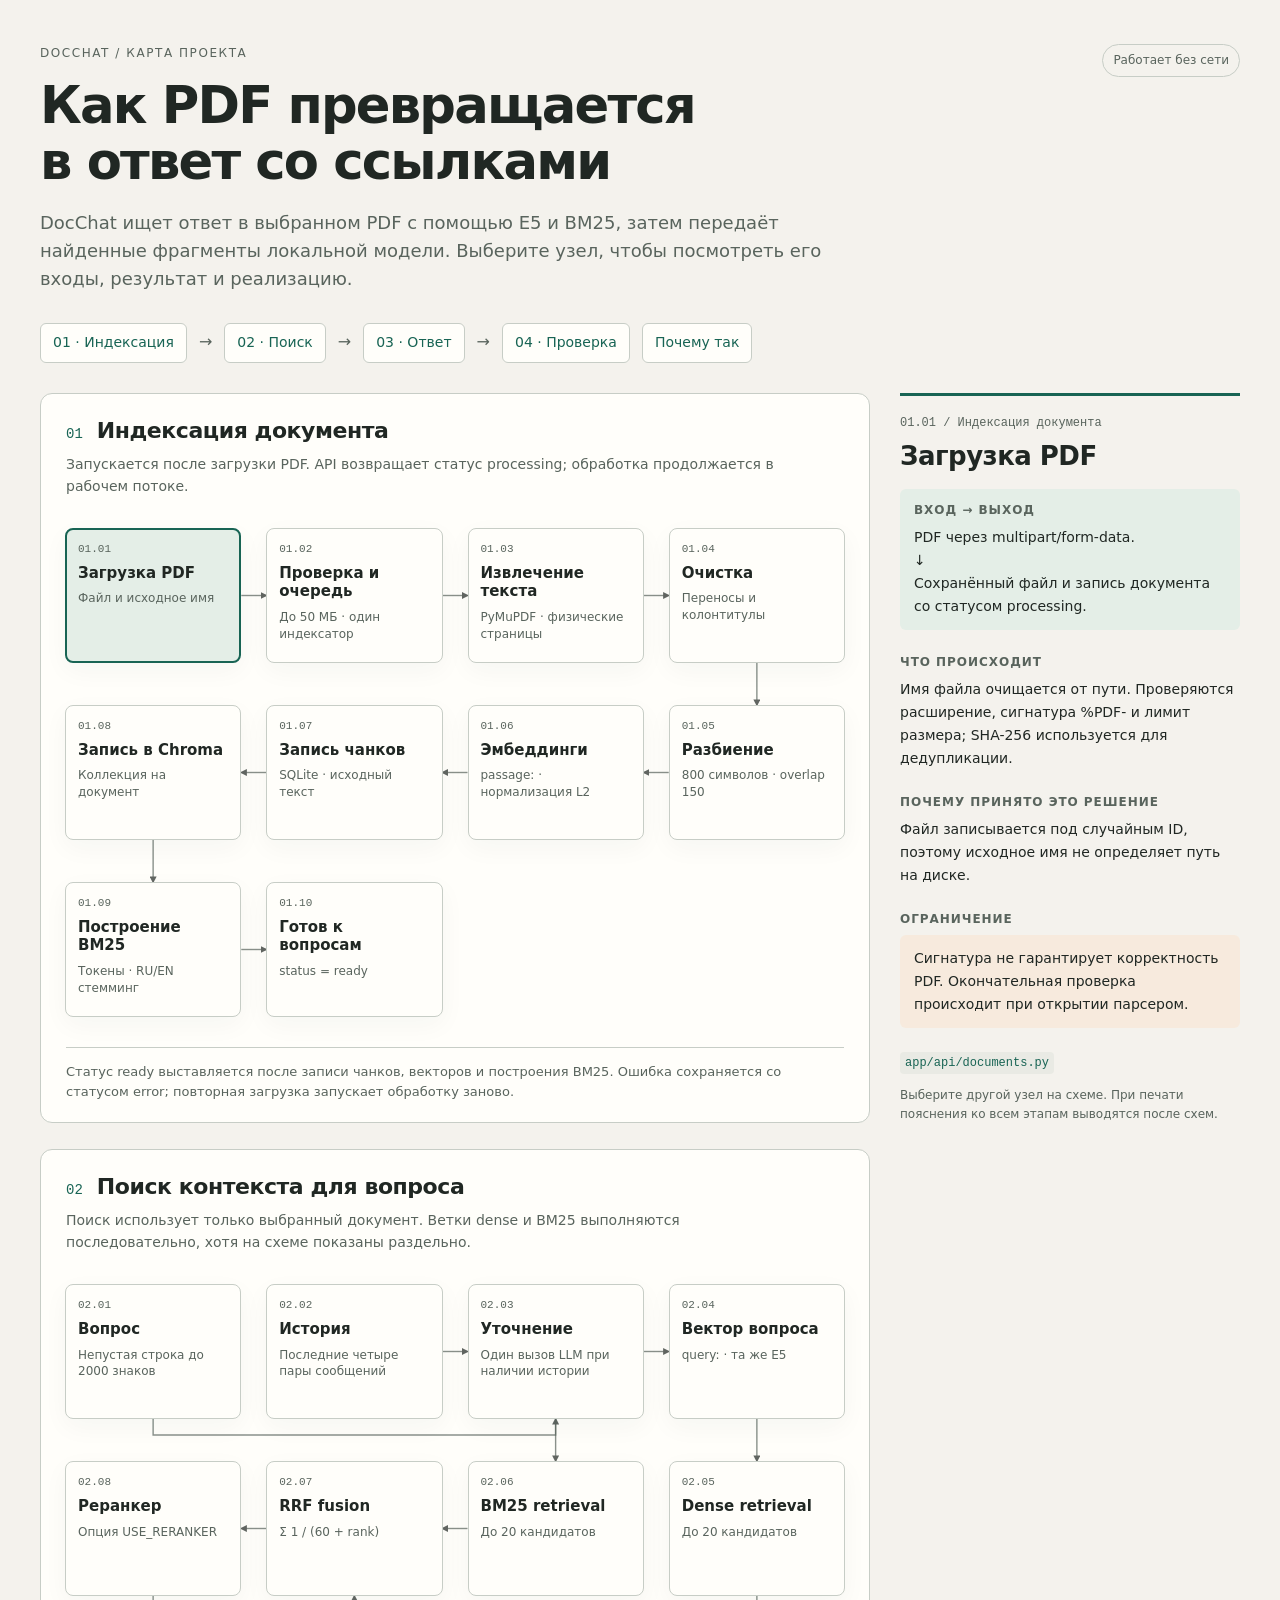
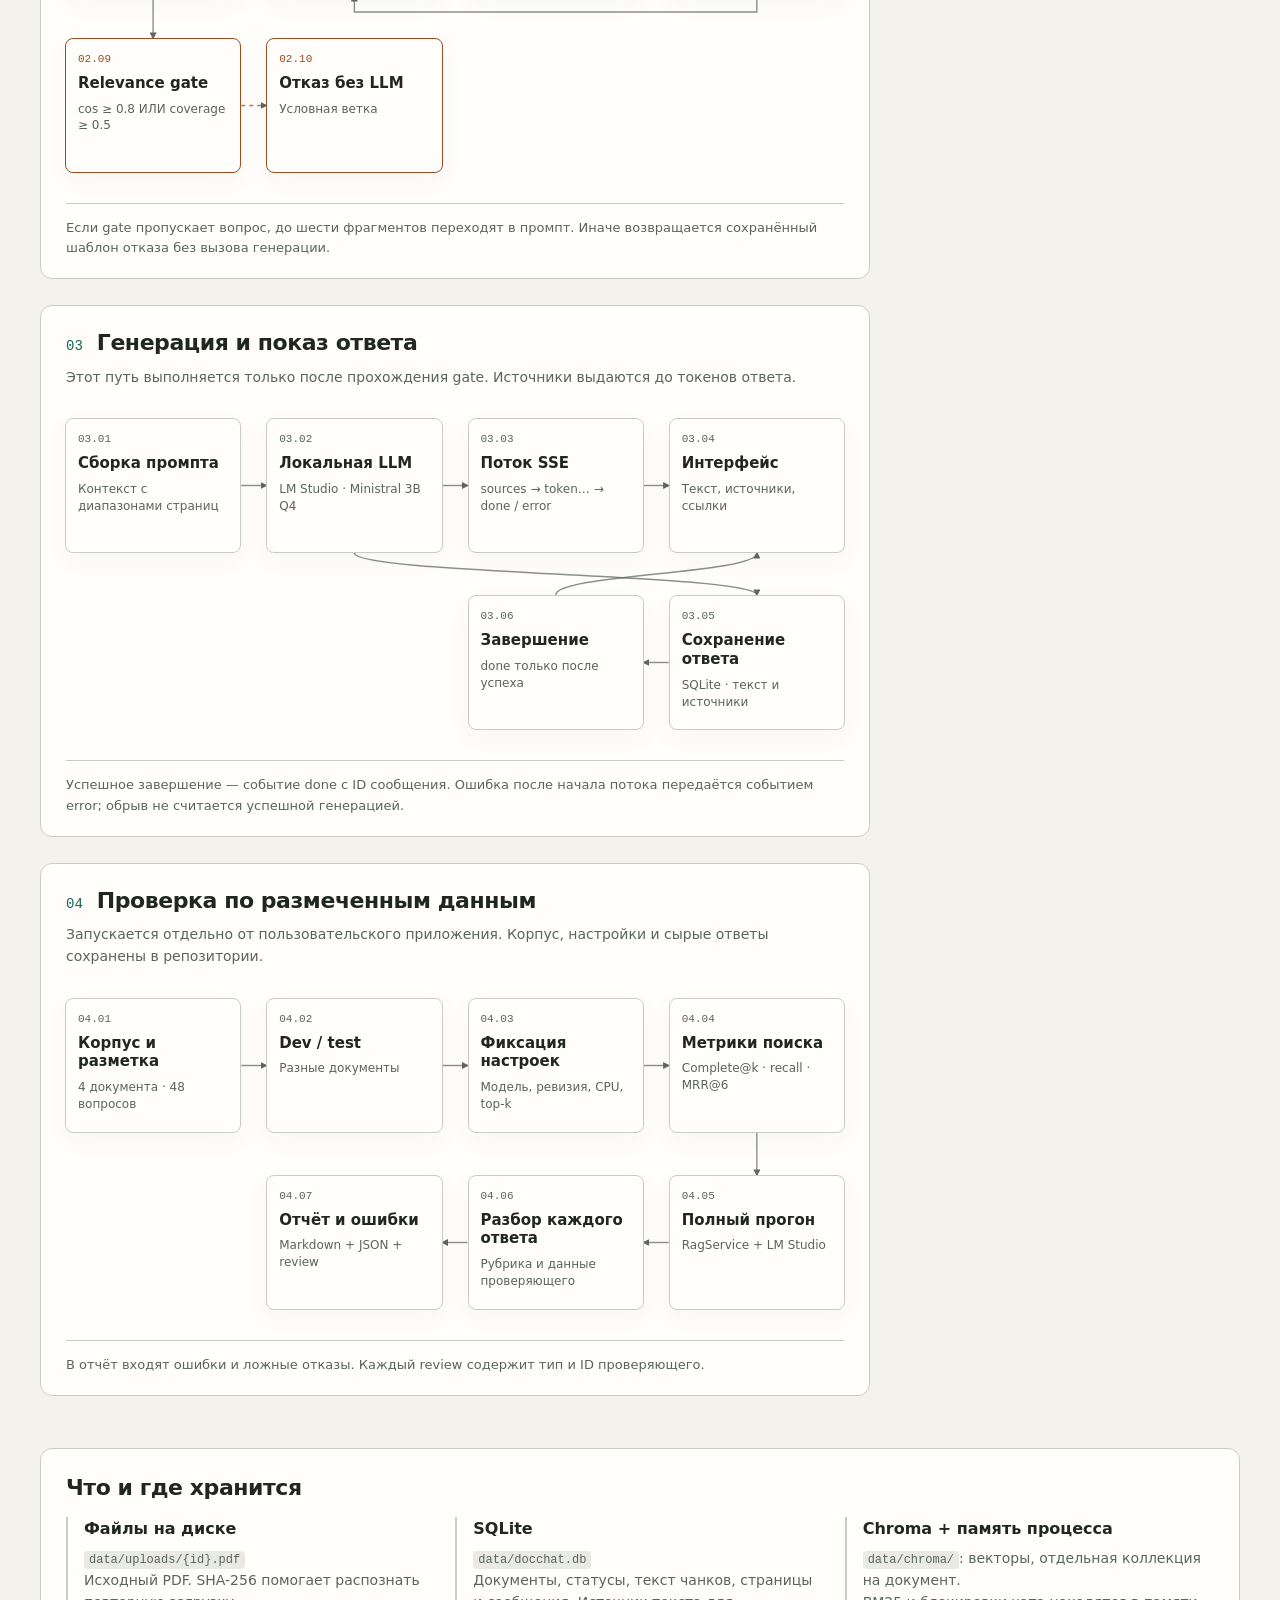
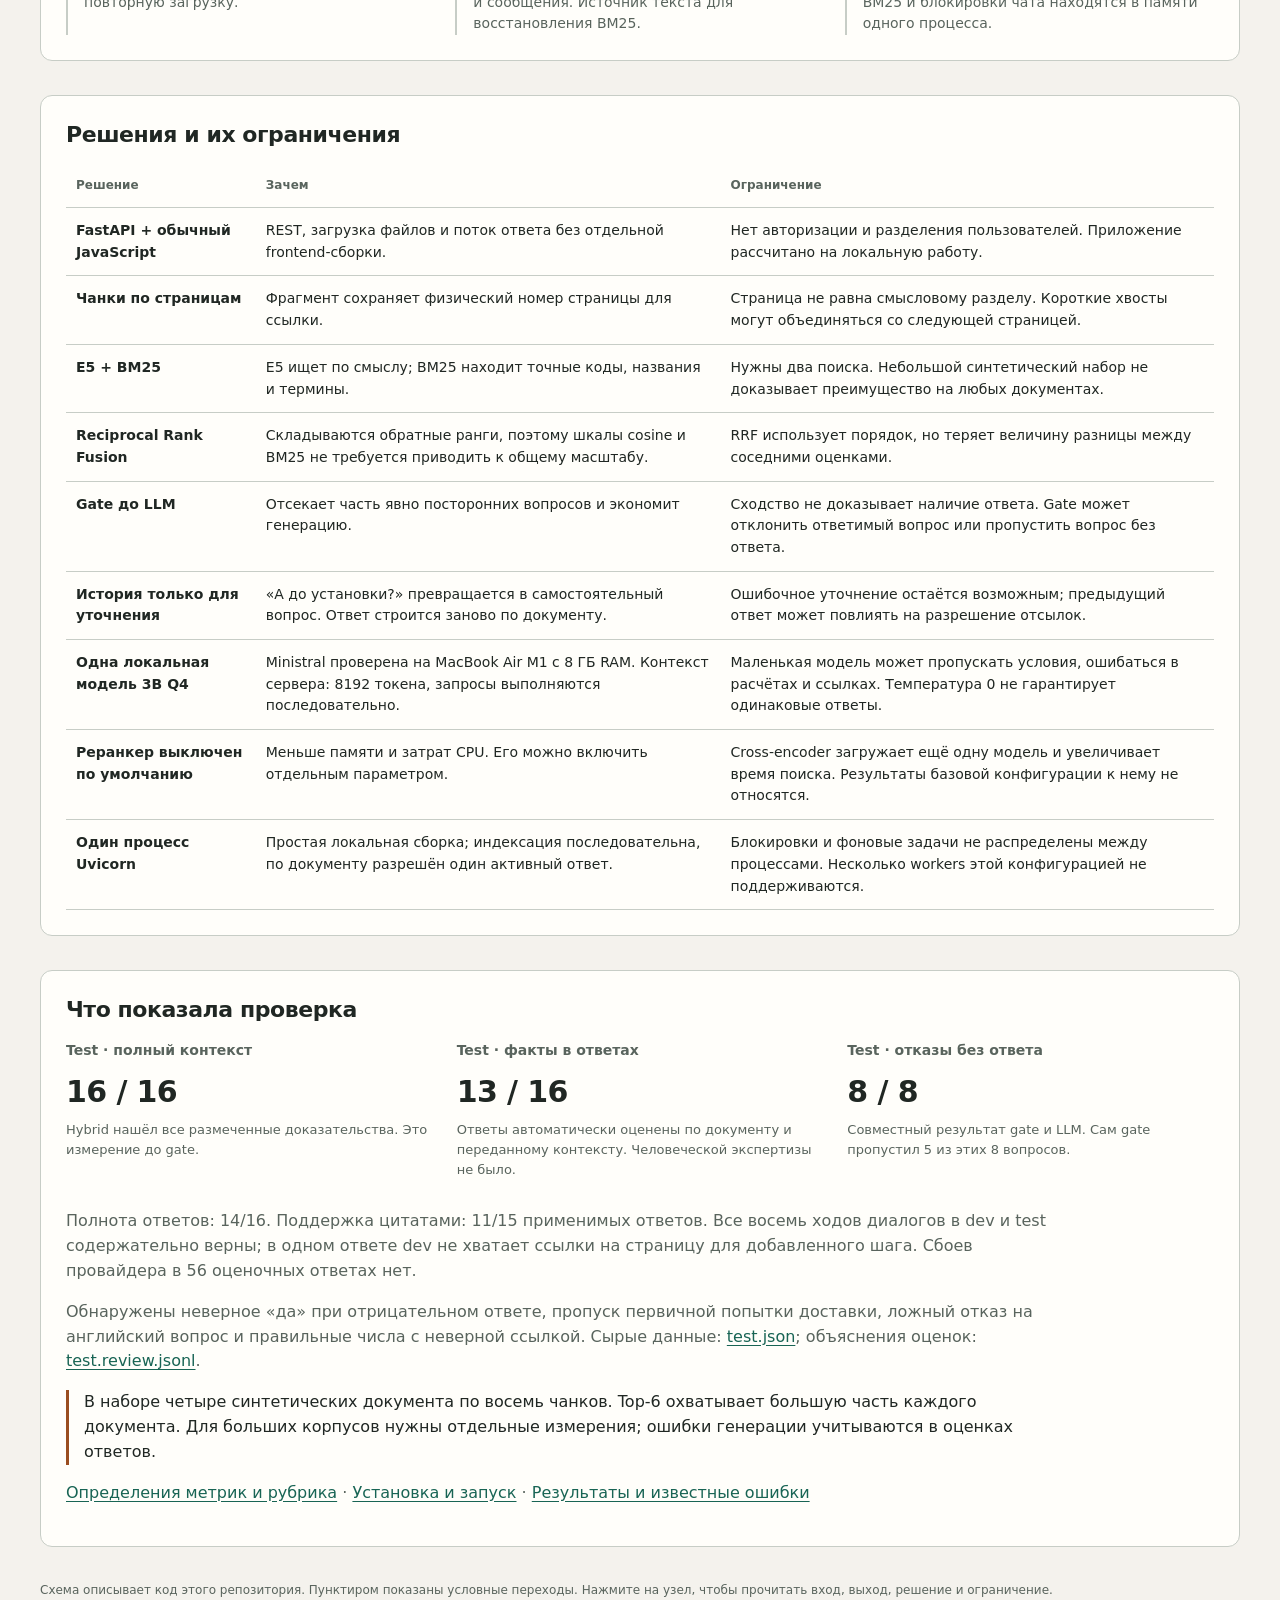
<file: architecture.html>
<!doctype html>
<html lang="ru">
<head>
<meta charset="utf-8">
<meta name="viewport" content="width=device-width, initial-scale=1">
<meta name="color-scheme" content="light dark">
<title>DocChat: устройство проекта</title>
<style>
:root{--bg:#f4f2ed;--surface:#fffefa;--ink:#202723;--muted:#59645d;--line:#c7cdc6;--accent:#186454;--accent-bg:#e4eee7;--warning:#9a4d20;--warning-bg:#f7eadd;--code:#e9eae4;--shadow:0 8px 26px #24362b0a}*{box-sizing:border-box}html{scroll-behavior:smooth;scroll-padding-top:25px}body{margin:0;background:var(--bg);color:var(--ink);font:16px/1.55 ui-sans-serif,system-ui,-apple-system,BlinkMacSystemFont,"Segoe UI",sans-serif}a{color:var(--accent);text-underline-offset:3px}button{font:inherit;color:inherit}button:focus-visible,a:focus-visible{outline:3px solid var(--accent);outline-offset:4px}code{font:12px/1.5 ui-monospace,SFMono-Regular,monospace;background:var(--code);padding:2px 5px;border-radius:4px;overflow-wrap:anywhere}header,main,footer{max-width:1520px;margin:auto;padding-inline:40px}header{padding-top:44px;padding-bottom:30px}.eyebrow{font-size:12px;letter-spacing:.13em;text-transform:uppercase;color:var(--muted);margin:0 0 14px}h1{font-size:clamp(30px,4vw,54px);line-height:1.1;letter-spacing:-.035em;max-width:860px;margin:0 0 20px;font-weight:650}header p{max-width:850px;color:var(--muted);margin:0 0 20px;font-size:18px}.topline{display:flex;justify-content:space-between;gap:18px;align-items:center}.local{font-size:12px;color:var(--muted);border:1px solid var(--line);padding:6px 10px;border-radius:20px;white-space:nowrap}.journey{display:flex;gap:12px;align-items:center;flex-wrap:wrap;margin-top:30px}.journey a{padding:8px 12px;border:1px solid var(--line);border-radius:6px;text-decoration:none;font-size:14px;background:var(--surface)}.journey span{color:var(--muted)}.layout{display:grid;grid-template-columns:minmax(0,1fr) 340px;gap:30px;align-items:start}.maps{min-width:0}.phase{margin-bottom:26px;background:var(--surface);border:1px solid var(--line);border-radius:12px;overflow:hidden}.phase-head{padding:23px 25px 0;display:flex;gap:14px;align-items:baseline}.phase-number{font:14px ui-monospace,monospace;color:var(--accent)}h2{font-size:22px;letter-spacing:-.02em;line-height:1.3;margin:0;font-weight:600}.phase-intro{margin:9px 25px 0;color:var(--muted);font-size:14px;max-width:740px}.diagram{position:relative;padding:30px 24px}.nodes{position:relative;display:grid;grid-template-columns:repeat(4,minmax(0,1fr));column-gap:25px;row-gap:42px}.node{position:relative;display:flex;flex-direction:column;align-items:flex-start;text-align:left;min-height:135px;width:100%;padding:14px 12px;background:var(--surface);border:1px solid var(--line);border-radius:8px;cursor:pointer;box-shadow:var(--shadow)}.node:hover{border-color:var(--accent)}.node[aria-pressed="true"]{background:var(--accent-bg);border:2px solid var(--accent);padding:13px 11px}.node-num{font:11px ui-monospace,monospace;color:var(--muted);margin-bottom:9px}.node strong{font-size:15px;font-weight:600;line-height:1.25;display:block}.node small{font-size:12px;line-height:1.4;color:var(--muted);margin-top:8px;overflow-wrap:anywhere}.node.warn{border-color:var(--warning)}.node.warn .node-num{color:var(--warning)}.edges{position:absolute;inset:0;width:100%;height:100%;pointer-events:none;overflow:visible}.edge{stroke:var(--muted);stroke-width:1.4;fill:none;opacity:.7}.edge.conditional{stroke:var(--warning);stroke-dasharray:4 4}.legend{display:flex;gap:18px;flex-wrap:wrap;font-size:12px;color:var(--muted);padding:0 25px 20px}.legend span{display:flex;gap:7px;align-items:center}.keyline{width:28px;border-top:1.5px solid var(--muted);display:inline-block}.keyline.dashed{border-color:var(--warning);border-top-style:dashed}.detail{position:sticky;top:20px;border-top:3px solid var(--accent);padding:20px 0 0}.detail .selected{font:12px ui-monospace,monospace;color:var(--muted);margin:0 0 10px}.detail h2{font-size:26px;margin-bottom:16px}.detail h3{font-size:12px;letter-spacing:.08em;text-transform:uppercase;margin:23px 0 6px;color:var(--muted)}.detail p{margin:0;font-size:14px;line-height:1.65}.detail .io{padding:12px 14px;background:var(--accent-bg);border-radius:6px}.detail .risk{padding:12px 14px;background:var(--warning-bg);border-radius:6px}.detail code{display:inline-block;margin-top:8px}.tip{font-size:12px;color:var(--muted);padding:12px 0 0}.panel{margin:26px 0 34px;padding:25px;background:var(--surface);border:1px solid var(--line);border-radius:12px}.panel h2{margin-bottom:15px}.panel p{color:var(--muted);max-width:1000px}.storage{display:grid;grid-template-columns:repeat(3,1fr);gap:20px}.storage article{border-left:2px solid var(--line);padding-left:16px}.storage h3{font-size:16px;margin:0 0 6px}.storage p{font-size:14px;margin:0}.table-scroll{overflow-x:auto}table{width:100%;border-collapse:collapse;font-size:14px}th,td{padding:12px 10px;border-bottom:1px solid var(--line);text-align:left;vertical-align:top}th{color:var(--muted);font-size:12px;font-weight:600}td:first-child{font-weight:550}footer{padding-block:0 35px;color:var(--muted);font-size:12px}.all-details{display:none}.phase-exit{margin:0 25px 20px;border-top:1px solid var(--line);padding-top:14px;font-size:13px;color:var(--muted)}.measure{font-variant-numeric:tabular-nums}.callout{border-left:3px solid var(--warning);padding-left:15px;color:var(--ink)!important}.result-grid{display:grid;grid-template-columns:repeat(3,1fr);gap:24px}.result-grid h3{font-size:14px;color:var(--muted);margin:0 0 8px}.result-grid .value{font-size:30px;font-weight:600;letter-spacing:-.02em}.result-grid p{font-size:13px;margin-top:4px}.source-link{display:block;font-size:13px;margin-top:16px}@media(prefers-color-scheme:dark){:root{--bg:#171c19;--surface:#202722;--ink:#e5eae3;--muted:#adb8ad;--line:#465149;--accent:#96cdb3;--accent-bg:#2b3d32;--warning:#e4b08a;--warning-bg:#3c3026;--code:#303b33;--shadow:none}}@media(max-width:1150px){.layout{grid-template-columns:1fr}.detail{position:static;margin-bottom:30px;padding:23px;background:var(--surface);border:1px solid var(--line);border-top:3px solid var(--accent);border-radius:8px}.detail h3{margin-top:15px}.detail p{max-width:900px}.detail .io,.detail .risk{margin-top:10px}.maps{order:2}.detail{order:1}.nodes{gap:35px 22px}}@media(max-width:650px){header,main,footer{padding-inline:18px}header{padding-top:28px}.local{display:none}.journey{gap:8px}.journey span{display:none}.journey a{font-size:12px;padding:7px 9px}.phase-head{padding:20px 16px 0}.phase-intro{margin-inline:16px}.diagram{padding:24px 16px}.nodes{grid-template-columns:1fr 1fr;column-gap:22px;row-gap:32px}.node{min-height:130px;padding:12px 10px}.node[aria-pressed="true"]{padding:11px 9px}.node strong{font-size:14px}.phase-exit{margin-inline:16px}.storage,.result-grid{grid-template-columns:1fr}.panel{padding:20px 16px}h2{font-size:20px}.legend{padding-inline:16px}.detail{padding:20px 16px}.detail h2{font-size:23px}.result-grid{gap:15px}.result-grid .value{font-size:26px}}@media(prefers-reduced-motion:reduce){html{scroll-behavior:auto}}@media print{:root{--bg:#fff;--surface:#fff;--ink:#111;--muted:#444;--line:#aaa;--accent:#234;--accent-bg:#f0f0f0;--warning:#753;--warning-bg:#fff;--code:#eee}body{background:#fff;color:#111;font-size:11px}header,main,footer{padding:0;max-width:none}.layout{display:block}.detail{display:none}.phase,.panel{break-inside:avoid}.node{min-height:100px}.all-details{display:block}.all-details article{break-inside:avoid;margin:15px 0}.all-details h3{margin-bottom:4px}.all-details p{margin:3px 0}.journey{display:none}.node strong{font-size:12px}.node small{font-size:10px}h1{font-size:30px}.edges{print-color-adjust:exact}a{color:inherit}}
</style>
</head>
<body>
<header>
<div class="topline"><p class="eyebrow">DocChat / карта проекта</p><span class="local">Работает без сети</span></div>
<h1>Как PDF превращается<br>в ответ со ссылками</h1>
<p>DocChat ищет ответ в выбранном PDF с помощью E5 и BM25, затем передаёт найденные фрагменты локальной модели. Выберите узел, чтобы посмотреть его входы, результат и реализацию.</p>
<nav class="journey" aria-label="Разделы схемы"><a href="#indexing">01 · Индексация</a><span>→</span><a href="#retrieval">02 · Поиск</a><span>→</span><a href="#answer">03 · Ответ</a><span>→</span><a href="#evaluation">04 · Проверка</a><a href="#decisions">Почему так</a></nav>
</header>
<main>
<div class="layout">
<div class="maps" id="maps"></div>
<aside class="detail" id="detail" aria-live="polite" aria-atomic="true"></aside>
</div>
<section class="panel" aria-labelledby="storage-title"><h2 id="storage-title">Что и где хранится</h2><div class="storage"><article><h3>Файлы на диске</h3><p><code>data/uploads/{id}.pdf</code><br>Исходный PDF. SHA-256 помогает распознать повторную загрузку.</p></article><article><h3>SQLite</h3><p><code>data/docchat.db</code><br>Документы, статусы, текст чанков, страницы и сообщения. Источник текста для восстановления BM25.</p></article><article><h3>Chroma + память процесса</h3><p><code>data/chroma/</code>: векторы, отдельная коллекция на документ.<br>BM25 и блокировки чата находятся в памяти одного процесса.</p></article></div></section>
<section class="panel" id="decisions" aria-labelledby="decisions-title"><h2 id="decisions-title">Решения и их ограничения</h2><div class="table-scroll"><table><thead><tr><th>Решение</th><th>Зачем</th><th>Ограничение</th></tr></thead><tbody>
<tr><td>FastAPI + обычный JavaScript</td><td>REST, загрузка файлов и поток ответа без отдельной frontend-сборки.</td><td>Нет авторизации и разделения пользователей. Приложение рассчитано на локальную работу.</td></tr>
<tr><td>Чанки по страницам</td><td>Фрагмент сохраняет физический номер страницы для ссылки.</td><td>Страница не равна смысловому разделу. Короткие хвосты могут объединяться со следующей страницей.</td></tr>
<tr><td>E5 + BM25</td><td>E5 ищет по смыслу; BM25 находит точные коды, названия и термины.</td><td>Нужны два поиска. Небольшой синтетический набор не доказывает преимущество на любых документах.</td></tr>
<tr><td>Reciprocal Rank Fusion</td><td>Складываются обратные ранги, поэтому шкалы cosine и BM25 не требуется приводить к общему масштабу.</td><td>RRF использует порядок, но теряет величину разницы между соседними оценками.</td></tr>
<tr><td>Gate до LLM</td><td>Отсекает часть явно посторонних вопросов и экономит генерацию.</td><td>Сходство не доказывает наличие ответа. Gate может отклонить ответимый вопрос или пропустить вопрос без ответа.</td></tr>
<tr><td>История только для уточнения</td><td>«А до установки?» превращается в самостоятельный вопрос. Ответ строится заново по документу.</td><td>Ошибочное уточнение остаётся возможным; предыдущий ответ может повлиять на разрешение отсылок.</td></tr>
<tr><td>Одна локальная модель 3B Q4</td><td>Ministral проверена на MacBook Air M1 с 8 ГБ RAM. Контекст сервера: 8192 токена, запросы выполняются последовательно.</td><td>Маленькая модель может пропускать условия, ошибаться в расчётах и ссылках. Температура 0 не гарантирует одинаковые ответы.</td></tr>
<tr><td>Реранкер выключен по умолчанию</td><td>Меньше памяти и затрат CPU. Его можно включить отдельным параметром.</td><td>Cross-encoder загружает ещё одну модель и увеличивает время поиска. Результаты базовой конфигурации к нему не относятся.</td></tr>
<tr><td>Один процесс Uvicorn</td><td>Простая локальная сборка; индексация последовательна, по документу разрешён один активный ответ.</td><td>Блокировки и фоновые задачи не распределены между процессами. Несколько workers этой конфигурацией не поддерживаются.</td></tr>
</tbody></table></div></section>
<section class="panel" id="results" aria-labelledby="results-title"><h2 id="results-title">Что показала проверка</h2><div id="result-content"><div class="result-grid"><article><h3>Test · полный контекст</h3><div class="value measure">16 / 16</div><p>Hybrid нашёл все размеченные доказательства. Это измерение до gate.</p></article><article><h3>Test · факты в ответах</h3><div class="value measure">13 / 16</div><p>Ответы автоматически оценены по документу и переданному контексту. Человеческой экспертизы не было.</p></article><article><h3>Test · отказы без ответа</h3><div class="value measure">8 / 8</div><p>Совместный результат gate и LLM. Сам gate пропустил 5 из этих 8 вопросов.</p></article></div><p>Полнота ответов: 14/16. Поддержка цитатами: 11/15 применимых ответов. Все восемь ходов диалогов в dev и test содержательно верны; в одном ответе dev не хватает ссылки на страницу для добавленного шага. Сбоев провайдера в 56 оценочных ответах нет.</p><p>Обнаружены неверное «да» при отрицательном ответе, пропуск первичной попытки доставки, ложный отказ на английский вопрос и правильные числа с неверной ссылкой. Сырые данные: <a href="docs/evaluation/test.json">test.json</a>; объяснения оценок: <a href="docs/evaluation/test.review.jsonl">test.review.jsonl</a>.</p></div><p class="callout">В наборе четыре синтетических документа по восемь чанков. Top-6 охватывает большую часть каждого документа. Для больших корпусов нужны отдельные измерения; ошибки генерации учитываются в оценках ответов.</p><p><a href="docs/EVALUATION.md">Определения метрик и рубрика</a> · <a href="README.md">Установка и запуск</a> · <a href="docs/VALIDATION.md">Результаты и известные ошибки</a></p></section>
<section class="all-details" id="all-details" aria-label="Пояснения ко всем узлам для печати"></section>
</main>
<footer>Схема описывает код этого репозитория. Пунктиром показаны условные переходы. Нажмите на узел, чтобы прочитать вход, выход, решение и ограничение.</footer>
<script>
const phases = [
{id:'indexing',number:'01',title:'Индексация документа',intro:'Запускается после загрузки PDF. API возвращает статус processing; обработка продолжается в рабочем потоке.',exit:'Статус ready выставляется после записи чанков, векторов и построения BM25. Ошибка сохраняется со статусом error; повторная загрузка запускает обработку заново.',nodes:[
['pdf','Загрузка PDF','Файл и исходное имя','app/api/documents.py','PDF через multipart/form-data.','Сохранённый файл и запись документа со статусом processing.','Имя файла очищается от пути. Проверяются расширение, сигнатура %PDF- и лимит размера; SHA-256 используется для дедупликации.','Файл записывается под случайным ID, поэтому исходное имя не определяет путь на диске.','Сигнатура не гарантирует корректность PDF. Окончательная проверка происходит при открытии парсером.'],
['validate','Проверка и очередь','До 50 МБ · один индексатор','app/services/ingestion_service.py','ID документа и путь к PDF.','Последовательный вызов парсера с обновлением progress.','CPU-нагрузка индексации ограничена одним документом за раз. API позволяет опрашивать статус.','Фоновая задача FastAPI выполняет обработку, threading.Lock ограничивает её одним документом.','Нет устойчивой очереди задач. Незавершённая индексация после перезапуска помечается ошибкой.'],
['parse','Извлечение текста','PyMuPDF · физические страницы','app/ingestion/pdf_parser.py','Исходный PDF.','Список Page(number, text), номера с 1.','Извлекаются текстовые блоки в порядке чтения. Защищённый паролем или повреждённый PDF и почти пустой текст вызывают ошибку.','Парсер сохраняет физический номер страницы. Этот номер используется в ссылках на PDF.','OCR отсутствует. Таблицы и колонки могут потерять структуру; редкий текст не всегда означает скан.'],
['clean','Очистка','Переносы и колонтитулы','app/ingestion/cleaner.py','Текст по страницам.','Нормализованный текст с прежними номерами страниц.','Убираются повторяющиеся короткие краевые блоки, склейки переносов и лишние пробелы.','Очистка уменьшает шум в поиске и помогает восстановить слова после переноса строки.','Повторяющийся краевой текст может быть содержательным. Эвристика не заменяет понимание вёрстки.'],
['chunk','Разбиение','800 символов · overlap 150','app/ingestion/chunker.py','Очищенные страницы.','Chunk с ID, текстом, индексом и page_start/page_end.','Разбиение предпочитает абзацы, предложения и слова. Короткий хвост страницы может объединиться со следующей.','Ограниченный размер позволяет собрать несколько источников в контекст; overlap сохраняет часть связи на разрыве.','Размер считается в символах. Он не равен числу токенов LLM. Цитата может оказаться разделена между чанками.'],
['embed','Эмбеддинги','passage: · нормализация L2','app/retrieval/embedder.py','Текст каждого чанка.','Нормализованные векторы E5.','К тексту E5 добавляется passage:. Векторы вычисляются пакетами на CPU; версия модели закреплена.','E5 поддерживает русский и английский; префиксы соответствуют способу применения этой модели.','Первый запуск требует скачать веса. Другая модель или ревизия требует переиндексации.'],
['sqlite','Запись чанков','SQLite · исходный текст','app/db.py','Чанки с диапазонами страниц.','Постоянные записи документа и чанков.','SQLite хранит текст, статусы и историю. По тексту восстанавливается BM25 после перезапуска.','Один источник текста упрощает восстановление индексов и удаление данных документа.','Запись SQLite и Chroma не является одной общей транзакцией; ошибки обрабатываются очисткой.'],
['vectors','Запись в Chroma','Коллекция на документ','app/retrieval/vector_store.py','Чанки и их эмбеддинги.','Векторная коллекция с cosine distance.','Добавление идёт пакетами в пределах лимита Chroma. Поиск документа не смешивается с другими коллекциями.','Отдельная коллекция ограничивает поиск выбранным PDF.','Потеря коллекции или смена размерности векторов требует восстановления индекса.'],
['lexical','Построение BM25','Токены · RU/EN стемминг','app/retrieval/bm25_store.py','Текст чанков из SQLite.','Лексический индекс в памяти.','Удаляются стоп-слова, применяется Snowball; коды наподобие R21 раскладываются на части. Используется положительный IDF.','BM25 сохраняет точные совпадения, в том числе в документе из одного чанка.','Стемминг и разбиение кодов могут создавать лишние совпадения. Индекс находится в памяти процесса.'],
['ready','Готов к вопросам','status = ready','app/services/ingestion_service.py','Успешно завершённые записи во все индексы.','progress = 1, страницы и число чанков.','До ready чат получает HTTP 409. Неудачная индексация очищает индексы и чанки, сохраняет сообщение об ошибке.','Чат открывается после завершения всех этапов индексации.','Ready означает, что индексы созданы. Качество текста, поиска и ответов оценивается отдельно.']
],edges:[['pdf','validate'],['validate','parse'],['parse','clean'],['clean','chunk'],['chunk','embed'],['embed','sqlite'],['sqlite','vectors'],['vectors','lexical'],['lexical','ready']]},
{id:'retrieval',number:'02',title:'Поиск контекста для вопроса',intro:'Поиск использует только выбранный документ. Ветки dense и BM25 выполняются последовательно, хотя на схеме показаны раздельно.',exit:'Если gate пропускает вопрос, до шести фрагментов переходят в промпт. Иначе возвращается сохранённый шаблон отказа без вызова генерации.',nodes:[
['question','Вопрос','Непустая строка до 2000 знаков','app/models.py','JSON с полем question.','Очищенный вопрос и новое сообщение пользователя.','Пробельные вопросы отклоняются. По одному документу разрешена одна активная генерация.','Валидация выполняется до начала SSE, поэтому ошибка ввода получает обычный HTTP-ответ.','Диалог привязан к документу; одновременные независимые сессии пользователей не разделяются.'],
['history','История','Последние четыре пары сообщений','app/services/rag_service.py','Недавние вопросы и ответы из SQLite.','Контекст для разрешения отсылок.','История помогает уточнить вопрос. Финальный ответ получает доказательства из документа, без предыдущих ответов модели.','Это уменьшает перенос ошибок из прошлой генерации в новый ответ.','При уточнении модель всё ещё видит историю и может неверно разрешить отсылку.'],
['rewrite','Уточнение','Один вызов LLM при наличии истории','app/llm/prompts.py','История и последний вопрос.','Самостоятельный поисковый запрос.','LLM переписывает «а до установки?» с нужным объектом и периодом. При ошибке, пустом результате или новых числах используется текущий и предыдущий вопросы пользователя.','Уточнение добавляет объект и период, которых может не быть в коротком вопросе.','Нужен дополнительный вызов LLM. Проверка чисел не обнаруживает все выдуманные названия или смысловые ошибки.'],
['query-vector','Вектор вопроса','query: · та же E5','app/retrieval/embedder.py','Самостоятельный вопрос.','Нормализованный query embedding.','Используется префикс query: и та же модель, что при индексации.','Одинаковое пространство векторов необходимо для сравнения вопроса и фрагментов.','Cosine измеряет близость векторов. Вероятность правильного ответа по нему не рассчитывается.'],
['dense','Dense retrieval','До 20 кандидатов','app/retrieval/vector_store.py','Query embedding и коллекция документа.','Чанки с cosine similarity.','Chroma возвращает ближайшие векторы; distance преобразуется в similarity = 1 − distance.','Семантическая близость помогает находить перефразирования и вопросы на другом языке.','Близкий по теме текст может не содержать запрошенного факта.'],
['bm25','BM25 retrieval','До 20 кандидатов','app/retrieval/bm25_store.py','Токены самостоятельного вопроса.','Чанки с положительным BM25 score.','Ранжирование учитывает совпадения терминов, их частоту и длину фрагментов.','Помогает при кодах ошибок, названиях, версиях и точных формулировках.','Не понимает отрицания и смысл ответа; английские слова могут не совпасть с русским текстом.'],
['fusion','RRF fusion','Σ 1 / (60 + rank)','app/retrieval/hybrid.py','Списки dense и BM25.','Общий упорядоченный список кандидатов.','Оценки зависят от позиции в каждом списке. Согласие двух поисков повышает ранг кандидата.','Не требуется калибровать несовместимые шкалы cosine и BM25.','Hybrid использует больше вычислений, чем один поиск. Совпадение двух списков тоже может быть ошибочным.'],
['rerank','Реранкер','Опция USE_RERANKER','app/retrieval/reranker.py','Вопрос и объединённые кандидаты.','Повторное ранжирование cross-encoder.','При включении bge-reranker-v2-m3 оценивает пары вопрос–фрагмент. По умолчанию этот шаг пропускается.','Совместное чтение пары может улучшить порядок, когда отдельные эмбеддинги теряют детали.','Дополнительные веса и работа CPU. На машине с 8 ГБ RAM одновременная загрузка моделей требует осторожности.'],
['gate','Relevance gate','cos ≥ 0.8 ИЛИ coverage ≥ 0.5','app/retrieval/hybrid.py','Только финальные top-6 чанков.','Разрешение генерации или отказ.','Проверяются максимальная cosine similarity и лучшее покрытие терминов вопроса в одном выбранном чанке.','Порог выбран на dev и зафиксирован перед прогоном test.','Gate измеряет тематическую близость. Наличие ответа в контексте он не проверяет. Ложные пропуски и ложные отказы измеряются отдельно.'],
['refuse','Отказ без LLM','Условная ветка','app/services/rag_service.py','Пустой или недостаточно релевантный контекст.','SSE sources=[], token с отказом, done.','Шаблон отказа выбирается по языку вопроса и сохраняется как ответ ассистента.','Экономит генерацию на части вопросов, не связанных с документом.','Если поиск ошибся, пользователь получает ложный отказ, даже когда ответ есть в PDF.']
],edges:[['question','rewrite'],['history','rewrite'],['rewrite','query-vector'],['query-vector','dense'],['rewrite','bm25'],['dense','fusion'],['bm25','fusion'],['fusion','rerank'],['rerank','gate'],['gate','refuse',true]]},
{id:'answer',number:'03',title:'Генерация и показ ответа',intro:'Этот путь выполняется только после прохождения gate. Источники выдаются до токенов ответа.',exit:'Успешное завершение — событие done с ID сообщения. Ошибка после начала потока передаётся событием error; обрыв не считается успешной генерацией.',nodes:[
['prompt','Сборка промпта','Контекст с диапазонами страниц','app/llm/prompts.py','Top-6, исходный и уточнённый вопрос.','Системные правила и user message.','Фрагменты помещаются в context/chunk, текст экранируется. Модель получает номера страниц и требование обозначать недостающие сведения.','Формат связывает каждый источник с физической страницей PDF.','Промпт снижает риск выдумок, но не гарантирует точность и защиту от prompt injection.'],
['llm','Локальная LLM','LM Studio · Ministral 3B Q4','app/llm/openai_compat_provider.py','Chat Completions через localhost:1234.','Поток текстовых фрагментов модели.','На проверке: контекст сервера 8192, temperature 0, max_tokens 2048, один запрос за раз. Блоки think фильтруются.','Эта конфигурация проверена на M1 с 8 ГБ RAM.','Числа, условия и цитаты могут быть неверны. Модель не проверяет собственный ответ по внешнему эталону.'],
['sse','Поток SSE','sources → token… → done / error','app/api/chat.py','События RagService.','HTTP text/event-stream.','Источники передаются один раз; каждый токен — отдельное событие. Кэширование и буферизация отключены заголовками.','Интерфейс показывает начало ответа до завершения всей генерации.','Сетевая ошибка после начала потока не меняет HTTP-статус; клиент обязан обработать error и отсутствие done.'],
['ui','Интерфейс','Текст, источники, ссылки','static/app.js','События SSE и метаданные документа.','Ответ с раскрываемыми источниками.','Markdown очищается DOMPurify при доступной библиотеке; без CDN используется текстовый режим. Ссылка открывает PDF на нужной странице.','Пользователь может сравнить утверждение с текстом источника и исходным PDF.','Наличие ссылки не подтверждает утверждение. У интерфейса нет автоматической семантической проверки цитат.'],
['save','Сохранение ответа','SQLite · текст и источники','app/services/rag_service.py','Собранный ответ после окончания потока.','ID сообщения ассистента.','Ответ записывается в SQLite. При остановке или ошибке непустая частичная генерация тоже может сохраниться.','История остаётся доступной после перезапуска приложения.','Частичный текст в истории не означает успешного завершения. Ошибку нужно учитывать по потоку и оценочному отчёту.'],
['finish','Завершение','done только после успеха','app/services/rag_service.py','Успешный поток провайдера и ID записи.','done либо error.','Пустой ответ, ошибка JSON, обрыв без терминального события и лимит токенов считаются ошибками.','Прерванная генерация остаётся в отчёте с признаком ошибки.','Нестандартные OpenAI-compatible серверы могут отличаться по формату; нужен совместимый stream-протокол.']
],edges:[['prompt','llm'],['llm','sse'],['sse','ui'],['llm','save'],['save','finish'],['finish','ui']]},
{id:'evaluation',number:'04',title:'Проверка по размеченным данным',intro:'Запускается отдельно от пользовательского приложения. Корпус, настройки и сырые ответы сохранены в репозитории.',exit:'В отчёт входят ошибки и ложные отказы. Каждый review содержит тип и ID проверяющего.',nodes:[
['dataset','Корпус и разметка','4 документа · 48 вопросов','tests/eval/data/','Тексты страниц, вопросы, эталоны и точные цитаты.','Проверенные схемой cases и evidence groups.','Для составного ответа нужны все группы доказательств; внутри группы допустимы альтернативные цитаты. Неответимые случаи имеют объяснение.','Метрика проверяет текст доказательства и его страницу.','Корпус создан совместно с вопросами и не прошёл независимую разметку.'],
['split','Dev / test','Разные документы','tests/eval/data/documents.json','Два набора по два документа.','Dev для настройки, test для зафиксированных параметров.','На dev выбраны пороги gate; после просмотра test пороги не менялись.','Разделение по документам ограничивает прямой перенос формулировок между наборами.','Разработчик имеет доступ к test; независимого слепого набора нет.'],
['eval-config','Фиксация настроек','Модель, ревизия, CPU, top-k','tests/eval/config.json','Полный config и версии зависимостей.','Конфигурация конкретного запуска.','Retrieval не получает настройки из .env. Хэши кода, данных, lockfile и извлечённого текста записываются в отчёт.','Можно установить, какие входы и параметры использовались для результата.','Внешний сервер и оборудование всё ещё влияют на скорость и вариативность генерации.'],
['rank-metrics','Метрики поиска','Complete@k · recall · MRR@6','tests/eval/benchmark.py','Общие ранжирования и группы доказательств.','Метрики каждого вопроса и средние по документам.','MRR обрезается одинаково на 6. Oracle recall проверяет, пережили ли доказательства парсинг и чанкинг.','Разделяет потерю доказательств при обработке и ошибку ранжирования.','Всего 8 чанков на документ. Top-6 здесь значительно проще, чем поиск в большой коллекции.'],
['e2e','Полный прогон','RagService + LM Studio','tests/eval/run_eval.py','Вопросы и четыре двухходовых диалога.','Ответы, фактические запросы, контексты и ошибки.','Одиночные вопросы начинают с пустой истории; в диалогах используются реальные предыдущие ответы.','Проверяется весь путь, включая gate, уточнение и поток провайдера.','Один прогон не измеряет устойчивость к вариативности модели.'],
['review','Разбор каждого ответа','Рубрика и данные проверяющего','tests/eval/review.py','Вопрос, эталон, полный документ, контекст и ответ.','Оценки фактов, полноты, обоснованности, отказа и ссылок.','Указываются reviewer_type, ID проверяющего и объяснение. Хэш предикции защищает от случайной подмены после оценки.','Рубрика проверяет содержание ответа; совпадение чисел и наличие ссылок учитываются отдельно.','Оценки выполнены ассистентом. Для измерения межэкспертного согласия нужны независимые проверяющие.'],
['report','Отчёт и ошибки','Markdown + JSON + review','docs/VALIDATION.md','Все результаты без выбора только удачных случаев.','Метрики, ошибки и ограничения проверки.','Ошибки генерации дают complete=false и ненулевой код выхода. Существующие отчёты не перезаписываются.','Неудачные случаи остаются доступными для проверки и следующей итерации.','Нельзя переносить показатели этого корпуса на любой PDF или объявлять статистическое преимущество по одному вопросу.']
],edges:[['dataset','split'],['split','eval-config'],['eval-config','rank-metrics'],['rank-metrics','e2e'],['e2e','review'],['review','report']]}
];
const nodeMap=new Map();
const maps=document.getElementById('maps');
for(const phase of phases){
 const section=document.createElement('section');section.className='phase';section.id=phase.id;section.setAttribute('aria-labelledby',phase.id+'-title');
 section.innerHTML=`<div class="phase-head"><span class="phase-number">${phase.number}</span><h2 id="${phase.id}-title">${phase.title}</h2></div><p class="phase-intro">${phase.intro}</p><div class="diagram"><svg class="edges" aria-hidden="true"><defs><marker id="arrow-${phase.id}" viewBox="0 0 10 10" refX="8" refY="5" markerWidth="5" markerHeight="5" orient="auto-start-reverse"><path d="M 0 0 L 10 5 L 0 10 z" fill="currentColor"/></marker></defs></svg><div class="nodes"></div></div><p class="phase-exit">${phase.exit}</p>`;
 const container=section.querySelector('.nodes');
 phase.nodes.forEach((node,index)=>{nodeMap.set(node[0],{node,phase,index});const button=document.createElement('button');button.type='button';button.id=node[0];button.className='node'+(['gate','refuse'].includes(node[0])?' warn':'');button.setAttribute('aria-pressed','false');button.setAttribute('aria-controls','detail');button.innerHTML=`<span class="node-num">${phase.number}.${String(index+1).padStart(2,'0')}</span><strong>${node[1]}</strong><small>${node[2]}</small>`;button.addEventListener('click',()=>selectNode(node[0],true));container.append(button)});
 maps.append(section);
}
function selectNode(id,fromClick=false){
 const item=nodeMap.get(id);if(!item)return;const n=item.node;
 document.querySelectorAll('.node').forEach(button=>button.setAttribute('aria-pressed',String(button.id===id)));
 document.getElementById('detail').innerHTML=`<p class="selected">${item.phase.number}.${String(item.index+1).padStart(2,'0')} / ${item.phase.title}</p><h2>${n[1]}</h2><div class="io"><h3 style="margin-top:0">Вход → выход</h3><p>${n[4]}<br>↓<br>${n[5]}</p></div><h3>Что происходит</h3><p>${n[6]}</p><h3>Почему принято это решение</h3><p>${n[7]}</p><h3>Ограничение</h3><p class="risk">${n[8]}</p><a class="source-link" href="${n[3]}"><code>${n[3]}</code></a><div class="tip">Выберите другой узел на схеме. При печати пояснения ко всем этапам выводятся после схем.</div>`;
 if(fromClick&&window.matchMedia('(max-width:1150px)').matches)document.getElementById('detail').scrollIntoView({behavior:window.matchMedia('(prefers-reduced-motion:reduce)').matches?'instant':'smooth',block:'start'});
}
function drawGraphs(){
 const columns=window.matchMedia('(max-width:650px)').matches?2:4;
 for(const phase of phases){
  const section=document.getElementById(phase.id);const diagram=section.querySelector('.diagram');const svg=section.querySelector('.edges');
  phase.nodes.forEach((node,index)=>{const row=Math.floor(index/columns);const col=row%2===0?index%columns:columns-1-index%columns;const button=document.getElementById(node[0]);button.style.gridRow=row+1;button.style.gridColumn=col+1});
  svg.querySelectorAll('.edge').forEach(path=>path.remove());
  const bounds=diagram.getBoundingClientRect();svg.setAttribute('viewBox',`0 0 ${bounds.width} ${bounds.height}`);
  for(const [from,to,conditional]of phase.edges){
   const a=document.getElementById(from).getBoundingClientRect();const b=document.getElementById(to).getBoundingClientRect();let d;
   if(Math.abs(a.top-b.top)<5){const adjacent=Math.abs(a.left-b.left)<a.width*1.8;if(adjacent){const forward=b.left>a.left;const x1=(forward?a.right:a.left)-bounds.left;const x2=(forward?b.left:b.right)-bounds.left;const y=a.top+a.height/2-bounds.top;d=`M${x1},${y} L${x2},${y}`}else{const x1=a.left+a.width/2-bounds.left;const x2=b.left+b.width/2-bounds.left;const y1=a.bottom-bounds.top;const y2=b.bottom-bounds.top;const rail=Math.max(y1,y2)+16;d=`M${x1},${y1} L${x1},${rail} L${x2},${rail} L${x2},${y2}`}}
   else{const forward=b.top>a.top;const x1=a.left+a.width/2-bounds.left;const x2=b.left+b.width/2-bounds.left;const y1=(forward?a.bottom:a.top)-bounds.top;const y2=(forward?b.top:b.bottom)-bounds.top;const middle=(y1+y2)/2;d=`M${x1},${y1} C${x1},${middle} ${x2},${middle} ${x2},${y2}`}
   const path=document.createElementNS('http://www.w3.org/2000/svg','path');path.setAttribute('d',d);path.setAttribute('class','edge'+(conditional?' conditional':''));path.setAttribute('marker-end',`url(#arrow-${phase.id})`);svg.append(path);
  }
 }
}
for(const phase of phases){for(const node of phase.nodes){const article=document.createElement('article');article.innerHTML=`<h3>${phase.number} / ${node[1]}</h3><p><b>Вход:</b> ${node[4]} <b>Выход:</b> ${node[5]}</p><p>${node[6]}</p><p><b>Решение:</b> ${node[7]}</p><p><b>Ограничение:</b> ${node[8]}</p><p>${node[3]}</p>`;document.getElementById('all-details').append(article)}}
selectNode('pdf');
new ResizeObserver(()=>requestAnimationFrame(drawGraphs)).observe(maps);
window.addEventListener('beforeprint',drawGraphs);
requestAnimationFrame(drawGraphs);
</script>
</body>
</html>
</file>
